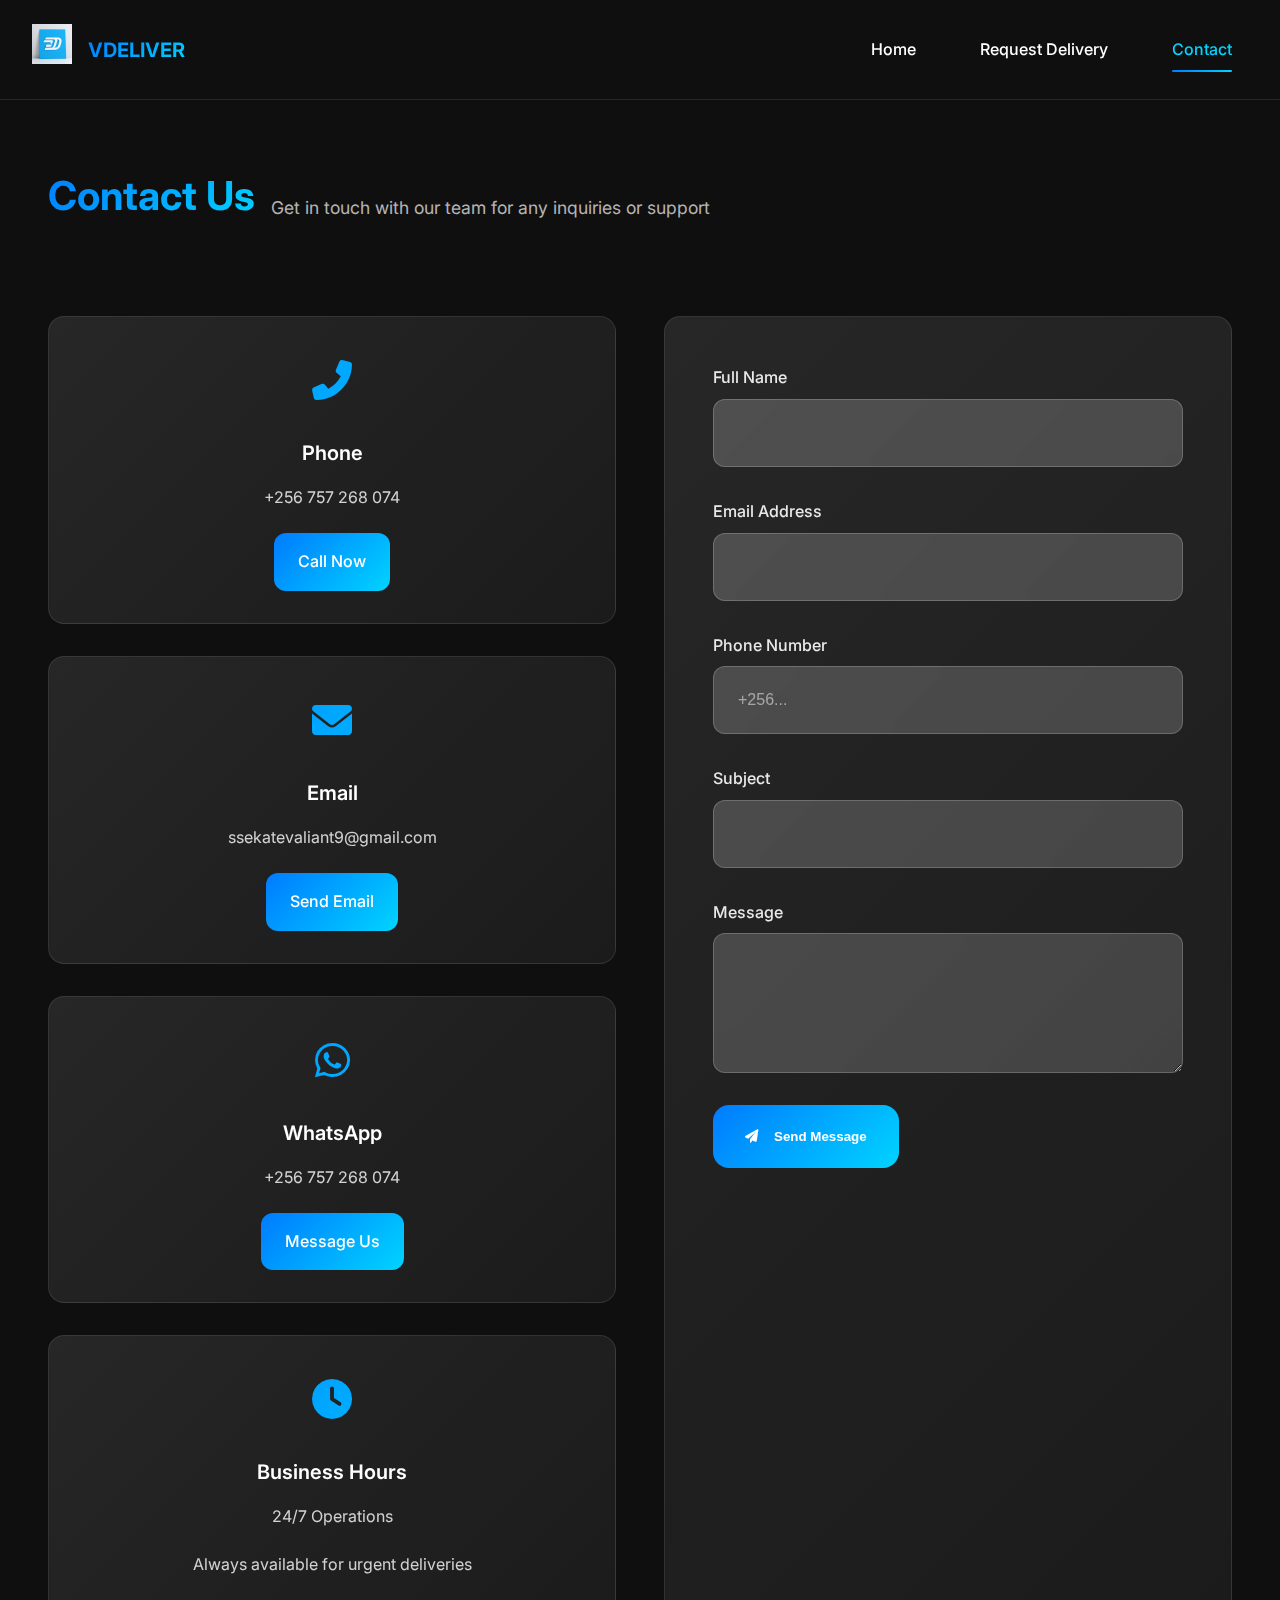
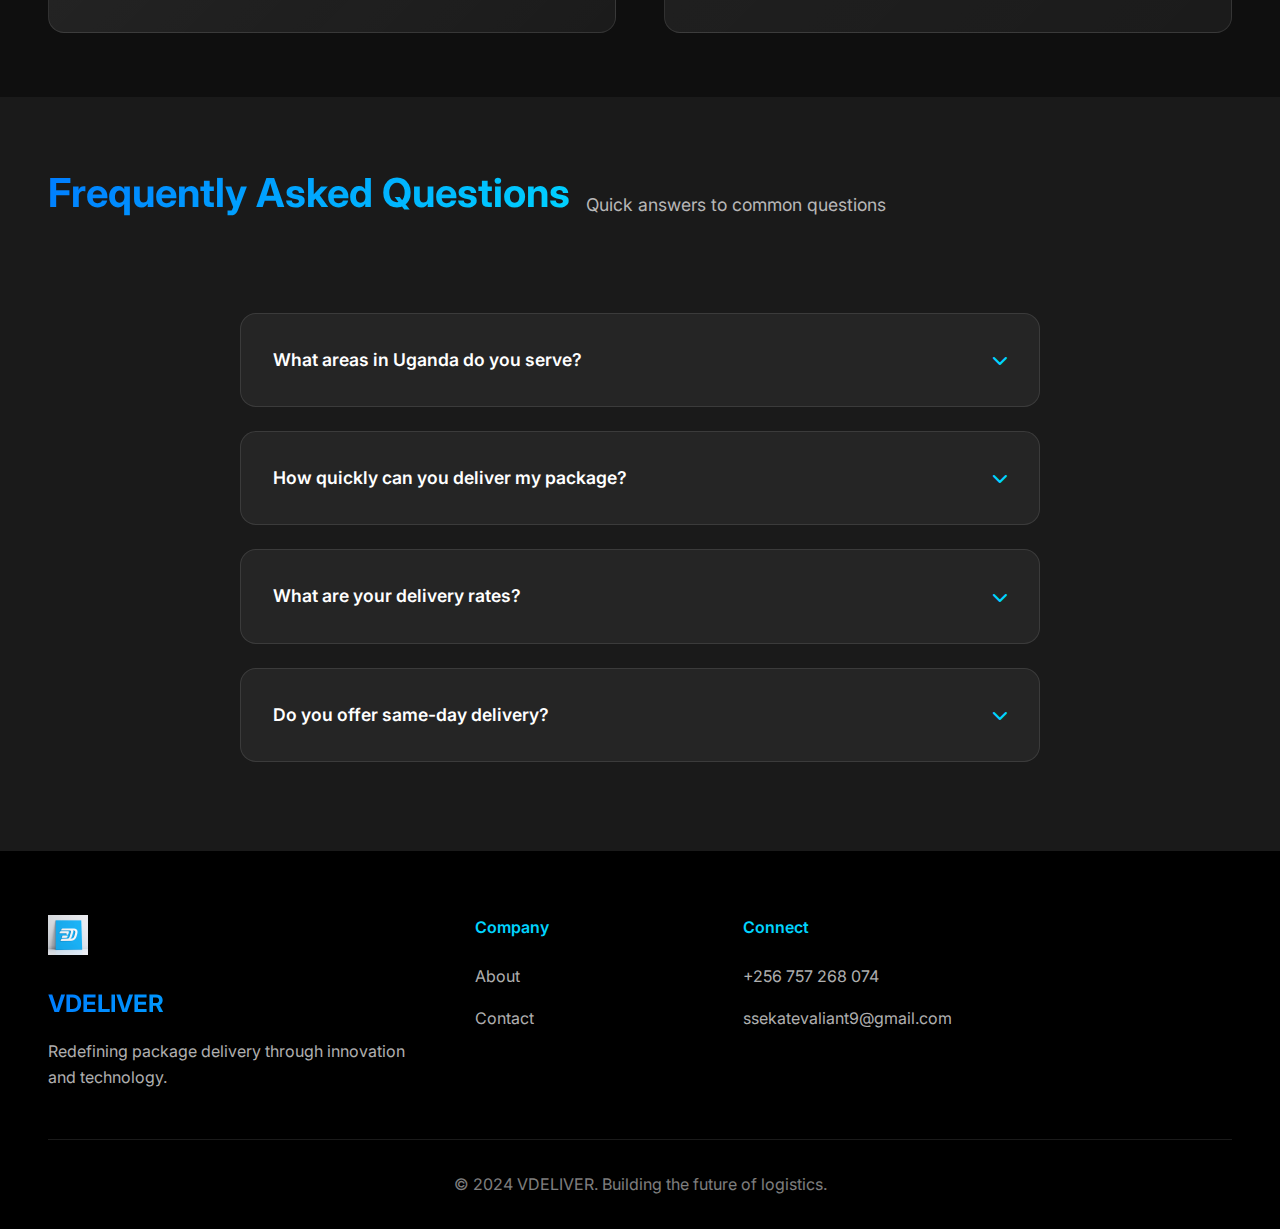
<file: contact.html>
<!DOCTYPE html>
<html lang="en">
<head>
    <meta charset="UTF-8">
    <meta name="viewport" content="width=device-width, initial-scale=1.0">
    <title>Contact Us | VDELIVER | Revolutionizing Package Delivery</title>
    <link rel="stylesheet" href="style.css">
    <link href="https://fonts.googleapis.com/css2?family=Inter:wght@300;400;500;600;700;800&display=swap" rel="stylesheet">
    <link rel="stylesheet" href="https://cdnjs.cloudflare.com/ajax/libs/font-awesome/6.0.0/css/all.min.css">
  
</head>
<body>
    <div class="app-container">
        <!-- Navigation -->
        <nav class="navbar">
            <div class="nav-brand">
                <div class="logo-icon">
                    <img src="logo.jpeg" alt="VDELIVER Logo" class="logo-image">
                </div>
                <span class="brand-text">VDELIVER</span>
            </div>
            <div class="nav-links">
                <a href="home.html" class="nav-link">Home</a>
                <a href="index.html" class="nav-link">Request Delivery</a>
                <a href="#contact" class="nav-link active">Contact</a>
            </div>
        </nav>

        <!-- Contact Section -->
        <section class="contact-section">
            <div class="section-header">
                <h2>Contact Us</h2>
                <p>Get in touch with our team for any inquiries or support</p>
            </div>
            
            <div class="contact-container">
                <div class="contact-info">
                    <div class="contact-card">
                        <div class="contact-icon">
                            <i class="fas fa-phone-alt"></i>
                        </div>
                        <h3>Phone</h3>
                        <p>+256 757 268 074</p>
                        <a href="tel:+256757268074" class="contact-link">Call Now</a>
                    </div>
                    
                    <div class="contact-card">
                        <div class="contact-icon">
                            <i class="fas fa-envelope"></i>
                        </div>
                        <h3>Email</h3>
                        <p>ssekatevaliant9@gmail.com</p>
                        <a href="mailto:ssekatevaliant9@gmail.com" class="contact-link">Send Email</a>
                    </div>
                    
                    <div class="contact-card">
                        <div class="contact-icon">
                            <i class="fab fa-whatsapp"></i>
                        </div>
                        <h3>WhatsApp</h3>
                        <p>+256 757 268 074</p>
                        <a href="https://wa.me/256757268074" target="_blank" class="contact-link">Message Us</a>
                    </div>
                    
                    <div class="contact-card">
                        <div class="contact-icon">
                            <i class="fas fa-clock"></i>
                        </div>
                        <h3>Business Hours</h3>
                        <p>24/7 Operations</p>
                        <p>Always available for urgent deliveries</p>
                    </div>
                </div>
                
                <div class="contact-form-container">
                    <form class="contact-form" id="contactForm">
                        <div class="form-group">
                            <label for="name">Full Name</label>
                            <input type="text" id="name" name="name" class="modern-input" required>
                        </div>
                        
                        <div class="form-group">
                            <label for="email">Email Address</label>
                            <input type="email" id="email" name="email" class="modern-input" required>
                        </div>
                        
                        <div class="form-group">
                            <label for="phone">Phone Number</label>
                            <input type="tel" id="phone" name="phone" class="modern-input" placeholder="+256..." required>
                        </div>
                        
                        <div class="form-group">
                            <label for="subject">Subject</label>
                            <input type="text" id="subject" name="subject" class="modern-input" required>
                        </div>
                        
                        <div class="form-group full-width">
                            <label for="message">Message</label>
                            <textarea id="message" name="message" class="modern-textarea" rows="5" required></textarea>
                        </div>
                        
                        <button type="submit" class="cta-button primary full-width">
                            <i class="fas fa-paper-plane"></i>
                            Send Message
                        </button>
                    </form>
                </div>
            </div>
        </section>

        <!-- FAQ Section -->
        <section class="faq-section">
            <div class="section-header">
                <h2>Frequently Asked Questions</h2>
                <p>Quick answers to common questions</p>
            </div>
            
            <div class="faq-container">
                <div class="faq-item">
                    <div class="faq-question">
                        <h3>What areas in Uganda do you serve?</h3>
                        <i class="fas fa-chevron-down"></i>
                    </div>
                    <div class="faq-answer">
                        <p>We currently serve all major urban areas across Uganda including Kampala, Entebbe, Jinja, Mbarara, Gulu, and more. Our services are continuously expanding to cover more regions.</p>
                    </div>
                </div>
                
                <div class="faq-item">
                    <div class="faq-question">
                        <h3>How quickly can you deliver my package?</h3>
                        <i class="fas fa-chevron-down"></i>
                    </div>
                    <div class="faq-answer">
                        <p>Our average delivery time is under 60 minutes within the same urban area. Delivery times may vary based on distance, traffic conditions, and package specifications.</p>
                    </div>
                </div>
                
                <div class="faq-item">
                    <div class="faq-question">
                        <h3>What are your delivery rates?</h3>
                        <i class="fas fa-chevron-down"></i>
                    </div>
                    <div class="faq-answer">
                        <p>We offer competitive pricing starting from 500 UGX base fee plus distance-based charges. Motorcycle delivery is 1,500 UGX per km, while car delivery is 4000 UGX per km.</p>
                    </div>
                </div>
                
                <div class="faq-item">
                    <div class="faq-question">
                        <h3>Do you offer same-day delivery?</h3>
                        <i class="fas fa-chevron-down"></i>
                    </div>
                    <div class="faq-answer">
                        <p>Yes! We specialize in same-day and express delivery services. Most deliveries within urban areas are completed within hours of request.</p>
                    </div>
                </div>
            </div>
        </section>

        <!-- Footer -->
        <footer class="footer">
            <div class="footer-content">
                <div class="footer-brand">
                    <div class="logo-icon">
                        <img src="logo.jpeg" alt="VDELIVER Logo" class="logo-image">
                    </div>
                    <span class="brand-text">VDELIVER</span>
                    <p>Redefining package delivery through innovation and technology.</p>
                </div>
                <div class="footer-links">
                  
                    <div class="footer-section">
                        <h4>Company</h4>
                        <a href="home.html">About</a>
                       
                        <a href="contact.html">Contact</a>
                    </div>
                    <div class="footer-section">
                        <h4>Connect</h4>
                        <a href="tel:+256757268074">+256 757 268 074</a>
                        <a href="mailto:ssekatevaliant9@gmail.com">ssekatevaliant9@gmail.com</a>
                    </div>
                </div>
            </div>
            <div class="footer-bottom">
                <p>&copy; 2024 VDELIVER. Building the future of logistics.</p>
            </div>
        </footer>
    </div>

    <script>
        // FAQ functionality
        document.querySelectorAll('.faq-question').forEach(question => {
            question.addEventListener('click', () => {
                const answer = question.nextElementSibling;
                const icon = question.querySelector('i');
                
                // Toggle current question
                answer.classList.toggle('active');
                icon.classList.toggle('fa-chevron-down');
                icon.classList.toggle('fa-chevron-up');
                
                // Close other open FAQs
                document.querySelectorAll('.faq-item').forEach(item => {
                    if (item !== question.parentElement) {
                        const otherAnswer = item.querySelector('.faq-answer');
                        const otherIcon = item.querySelector('.faq-question i');
                        otherAnswer.classList.remove('active');
                        otherIcon.classList.remove('fa-chevron-up');
                        otherIcon.classList.add('fa-chevron-down');
                    }
                });
            });
        });

        // Contact form submission
        document.getElementById('contactForm').addEventListener('submit', function(e) {
            e.preventDefault();
            
            // Get form data
            const formData = new FormData(this);
            const name = formData.get('name');
            const email = formData.get('email');
            const phone = formData.get('phone');
            const subject = formData.get('subject');
            const message = formData.get('message');
            
            // Create WhatsApp message
            const whatsappMessage = `
📞 *CONTACT REQUEST - VDELIVER*

*Personal Details*
👤 Name: ${name}
📧 Email: ${email}
📱 Phone: ${phone}

*Message Details*
📋 Subject: ${subject}
💬 Message: ${message}

---
Sent via VDELIVER Contact Form
            `.trim();
            
            // Open WhatsApp with pre-filled message
            const whatsappUrl = `https://wa.me/256757268074?text=${encodeURIComponent(whatsappMessage)}`;
            window.open(whatsappUrl, '_blank');
            
            // Reset form
            this.reset();
            
            // Show success message
            alert('Thank you for your message! We\'ve opened WhatsApp for you to send your inquiry directly to our team.');
        });
    </script>
</body>
</html>
</file>
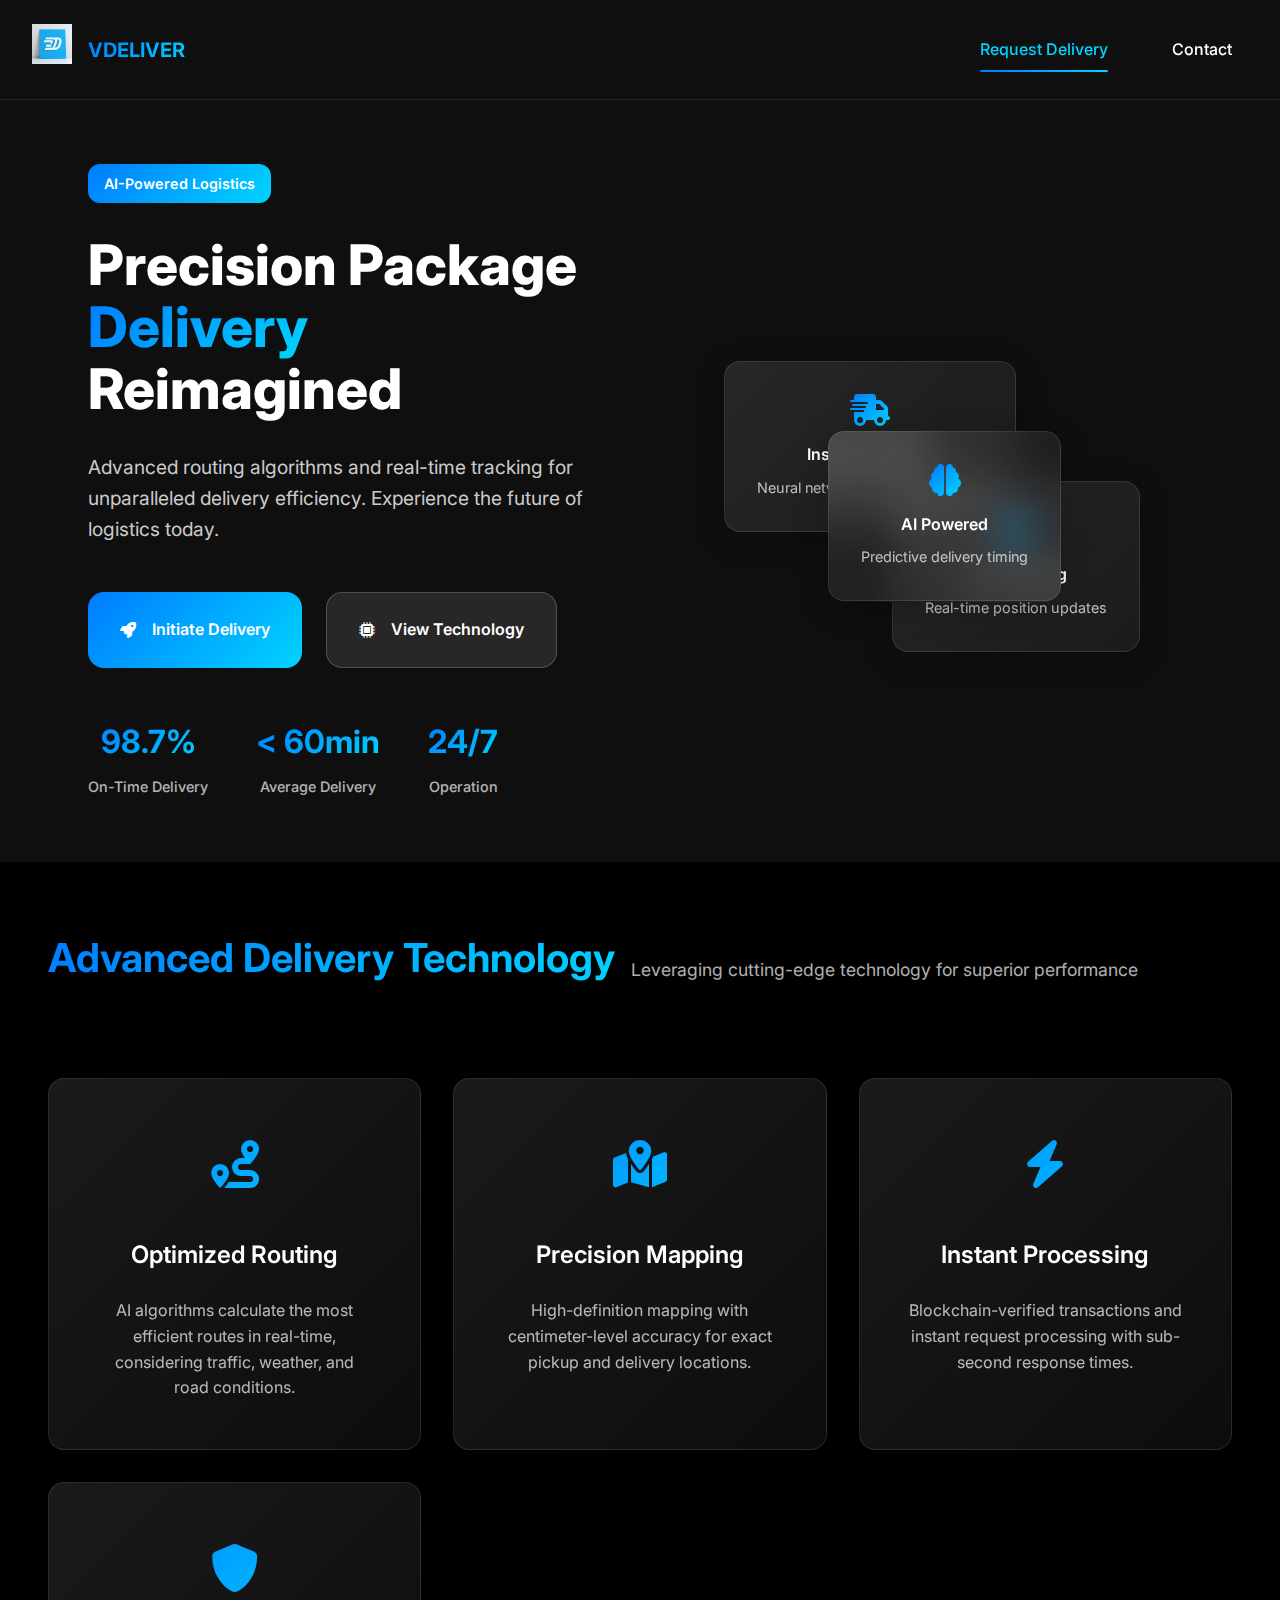
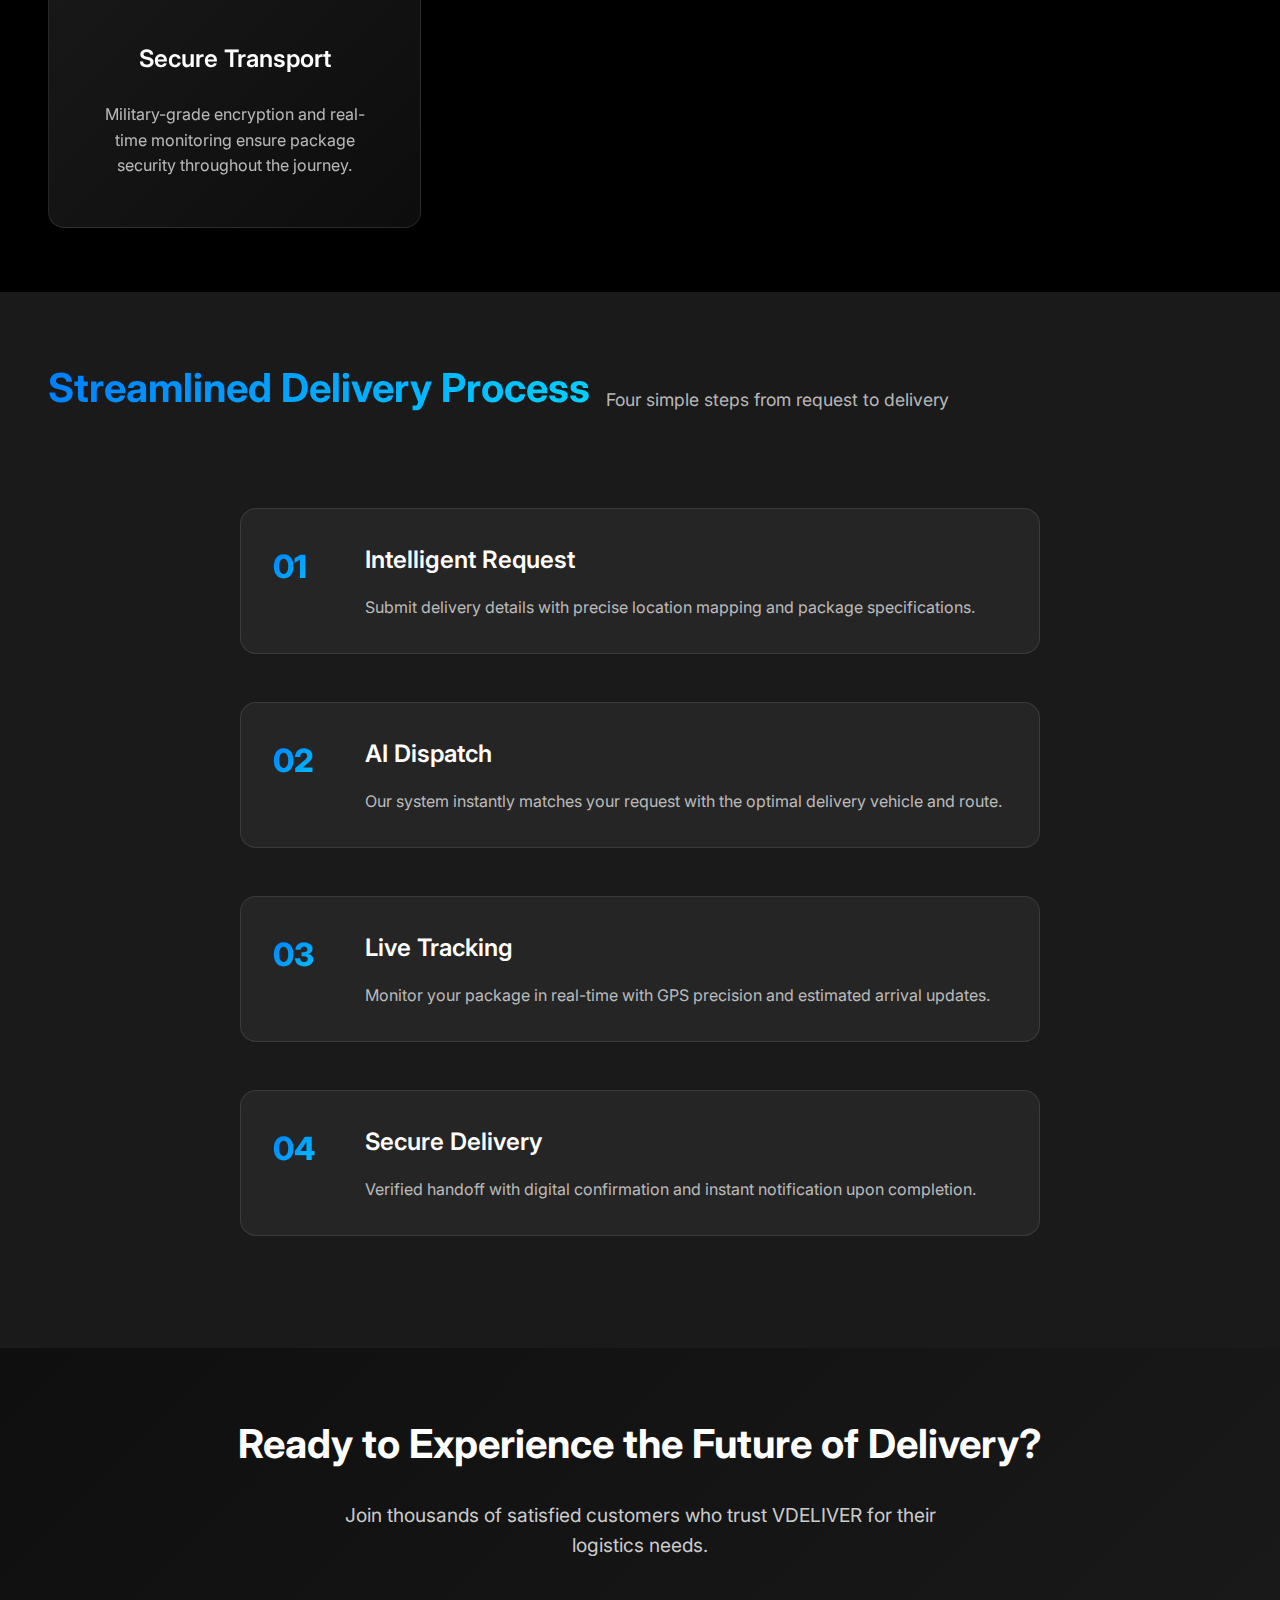
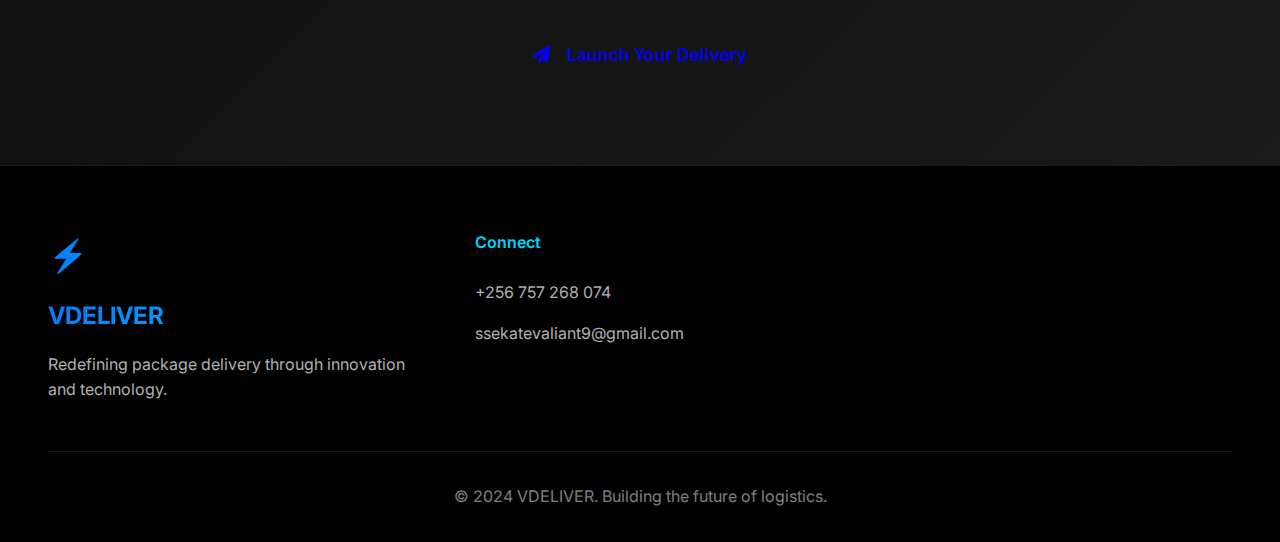
<file: home.html>
<!DOCTYPE html>
<html lang="en">
<head>
    <meta charset="UTF-8">
    <meta name="viewport" content="width=device-width, initial-scale=1.0">
    <title>VDELIVER | Revolutionizing Package Delivery</title>
    <link rel="stylesheet" href="style.css">
    <link href="https://fonts.googleapis.com/css2?family=Inter:wght@300;400;500;600;700;800&display=swap" rel="stylesheet">
    <link rel="stylesheet" href="https://cdnjs.cloudflare.com/ajax/libs/font-awesome/6.0.0/css/all.min.css">

</head>

<body>
    <div class="app-container">
        <!-- Navigation -->
       
<nav class="navbar">
    <div class="nav-brand">
        <div class="logo-icon">
            <img src="logo.jpeg" alt="VDELIVER Logo" class="logo-image">
        </div>
        <span class="brand-text">VDELIVER</span>
    </div>
    <div class="nav-links">
        <a href="index.html" class="nav-link active">Request Delivery</a>
      
        <a href="contact.html" class="nav-link">Contact</a>
    </div>
</nav>

        <!-- Hero Section -->
        <section class="hero-section">
            <div class="hero-content">
                <div class="hero-badge">
                    <span>AI-Powered Logistics</span>
                </div>
                <h1 class="hero-title">
                    Precision Package
                    <span class="gradient-text">Delivery</span>
                    Reimagined
                </h1>
                <p class="hero-description">
                    Advanced routing algorithms and real-time tracking for unparalleled delivery efficiency. 
                    Experience the future of logistics today.
                </p>
                <div class="hero-actions">
                    <a href="index.html" class="cta-button primary">
                        <i class="fas fa-rocket"></i>
                        Initiate Delivery
                    </a>
                    <a href="#technology" class="cta-button secondary">
                        <i class="fas fa-microchip"></i>
                        View Technology
                    </a>
                </div>
                <div class="hero-stats">
                    <div class="stat">
                        <div class="stat-number">98.7%</div>
                        <div class="stat-label">On-Time Delivery</div>
                    </div>
                    <div class="stat">
                        <div class="stat-number">< 60min</div>
                        <div class="stat-label">Average Delivery</div>
                    </div>
                    <div class="stat">
                        <div class="stat-number">24/7</div>
                        <div class="stat-label">Operation</div>
                    </div>
                </div>
            </div>
            <div class="hero-visual">
                <div class="floating-card delivery-card">
                    <i class="fas fa-shipping-fast"></i>
                    <h4>Instant Dispatch</h4>
                    <p>Neural network optimized routing</p>
                </div>
                <div class="floating-card tracking-card">
                    <i class="fas fa-satellite"></i>
                    <h4>Live Tracking</h4>
                    <p>Real-time position updates</p>
                </div>
                <div class="floating-card ai-card">
                    <i class="fas fa-brain"></i>
                    <h4>AI Powered</h4>
                    <p>Predictive delivery timing</p>
                </div>
            </div>
        </section>

        <!-- Technology Section -->
        <section id="technology" class="technology-section">
            <div class="section-header">
                <h2>Advanced Delivery Technology</h2>
                <p>Leveraging cutting-edge technology for superior performance</p>
            </div>
            <div class="tech-grid">
                <div class="tech-card">
                    <div class="tech-icon">
                        <i class="fas fa-route"></i>
                    </div>
                    <h3>Optimized Routing</h3>
                    <p>AI algorithms calculate the most efficient routes in real-time, considering traffic, weather, and road conditions.</p>
                </div>
                <div class="tech-card">
                    <div class="tech-icon">
                        <i class="fas fa-map-marked-alt"></i>
                    </div>
                    <h3>Precision Mapping</h3>
                    <p>High-definition mapping with centimeter-level accuracy for exact pickup and delivery locations.</p>
                </div>
                <div class="tech-card">
                    <div class="tech-icon">
                        <i class="fas fa-bolt"></i>
                    </div>
                    <h3>Instant Processing</h3>
                    <p>Blockchain-verified transactions and instant request processing with sub-second response times.</p>
                </div>
                <div class="tech-card">
                    <div class="tech-icon">
                        <i class="fas fa-shield-alt"></i>
                    </div>
                    <h3>Secure Transport</h3>
                    <p>Military-grade encryption and real-time monitoring ensure package security throughout the journey.</p>
                </div>
            </div>
        </section>

        <!-- Process Section -->
        <section class="process-section">
            <div class="section-header">
                <h2>Streamlined Delivery Process</h2>
                <p>Four simple steps from request to delivery</p>
            </div>
            <div class="process-timeline">
                <div class="process-step">
                    <div class="step-number">01</div>
                    <div class="step-content">
                        <h3>Intelligent Request</h3>
                        <p>Submit delivery details with precise location mapping and package specifications.</p>
                    </div>
                </div>
                <div class="process-step">
                    <div class="step-number">02</div>
                    <div class="step-content">
                        <h3>AI Dispatch</h3>
                        <p>Our system instantly matches your request with the optimal delivery vehicle and route.</p>
                    </div>
                </div>
                <div class="process-step">
                    <div class="step-number">03</div>
                    <div class="step-content">
                        <h3>Live Tracking</h3>
                        <p>Monitor your package in real-time with GPS precision and estimated arrival updates.</p>
                    </div>
                </div>
                <div class="process-step">
                    <div class="step-number">04</div>
                    <div class="step-content">
                        <h3>Secure Delivery</h3>
                        <p>Verified handoff with digital confirmation and instant notification upon completion.</p>
                    </div>
                </div>
            </div>
        </section>

        <!-- CTA Section -->
        <section class="cta-section">
            <div class="cta-content">
                <h2>Ready to Experience the Future of Delivery?</h2>
                <p>Join thousands of satisfied customers who trust VDELIVER for their logistics needs.</p>
                <a href="index.html" class="cta-button large">
                    <i class="fas fa-paper-plane"></i>
                    Launch Your Delivery
                </a>
            </div>
        </section>

        <!-- Footer -->
        <footer class="footer">
            <div class="footer-content">
                <div class="footer-brand">
                    <div class="logo-icon">⚡</div>
                    <span class="brand-text">VDELIVER</span>
                    <p>Redefining package delivery through innovation and technology.</p>
                </div>
                <div class="footer-links">
                    
                    <div class="footer-section">
                        <h4>Connect</h4>
                        <a href="tel:+256757268074">+256 757 268 074</a>
                        <a href="mailto:ssekatevaliant9@gmail.com">ssekatevaliant9@gmail.com</a>
                    </div>
                </div>
            </div>
            <div class="footer-bottom">
                <p>&copy; 2024 VDELIVER. Building the future of logistics.</p>
            </div>
        </footer>
    </div>
</body>
</html>
</file>
<file: style.css>
* {
    margin: 0;
    padding: 0;
    box-sizing: border-box;
}

:root {
    /* Color Palette - SpaceX Inspired */
    --space-black: #000000;
    --space-dark: #0f0f0f;
    --space-gray: #1a1a1a;
    --space-light: #2d2d2d;
    --space-white: #ffffff;
    --space-blue: #007bff;
    --space-electric: #00d4ff;
    --space-purple: #6f42c1;
    --space-red: #dc3545;
    --space-green: #28a745;
    
    /* Gradients */
    --gradient-primary: linear-gradient(135deg, var(--space-blue) 0%, var(--space-electric) 100%);
    --gradient-secondary: linear-gradient(135deg, var(--space-purple) 0%, var(--space-blue) 100%);
    --gradient-dark: linear-gradient(135deg, var(--space-dark) 0%, var(--space-gray) 100%);
    --gradient-card: linear-gradient(135deg, rgba(255,255,255,0.1) 0%, rgba(255,255,255,0.05) 100%);
    
    /* Typography */
    --font-primary: 'Inter', -apple-system, BlinkMacSystemFont, 'Segoe UI', Roboto, sans-serif;
    
    /* Spacing */
    --space-xs: 0.5rem;
    --space-sm: 1rem;
    --space-md: 1.5rem;
    --space-lg: 2rem;
    --space-xl: 3rem;
    --space-xxl: 4rem;
    
    /* Border Radius */
    --radius-sm: 8px;
    --radius-md: 12px;
    --radius-lg: 16px;
    --radius-xl: 24px;
    
    /* Shadows */
    --shadow-sm: 0 2px 8px rgba(0, 0, 0, 0.1);
    --shadow-md: 0 8px 32px rgba(0, 0, 0, 0.2);
    --shadow-lg: 0 16px 48px rgba(0, 0, 0, 0.3);
    --shadow-glow: 0 0 20px rgba(0, 212, 255, 0.3);
    
    /* Transitions */
    --transition-fast: 0.2s ease;
    --transition-normal: 0.3s ease;
    --transition-slow: 0.5s ease;
}

body {
    font-family: var(--font-primary);
    background: var(--space-dark);
    color: var(--space-white);
    line-height: 1.6;
    overflow-x: hidden;
}

.app-container {
    min-height: 100vh;
    background: var(--space-dark);
}

/* Navigation */
.navbar {
    display: flex;
    justify-content: space-between;
    align-items: center;
    padding: var(--space-md) var(--space-lg);
    background: rgba(15, 15, 15, 0.8);
    backdrop-filter: blur(20px);
    border-bottom: 1px solid rgba(255, 255, 255, 0.1);
    position: sticky;
    top: 0;
    z-index: 1000;
}

.nav-brand {
    display: flex;
    align-items: center;
    gap: var(--space-sm);
}

.logo-icon {
    font-size: 1.5rem;
    background: var(--gradient-primary);
    -webkit-background-clip: text;
    -webkit-text-fill-color: transparent;
    background-clip: text;
}

.brand-text {
    font-size: 1.25rem;
    font-weight: 700;
    background: var(--gradient-primary);
    -webkit-background-clip: text;
    -webkit-text-fill-color: transparent;
    background-clip: text;
}

.nav-links {
    display: flex;
    gap: var(--space-lg);
}

.nav-link {
    color: var(--space-white);
    text-decoration: none;
    font-weight: 500;
    padding: var(--space-xs) var(--space-sm);
    border-radius: var(--radius-sm);
    transition: var(--transition-normal);
    position: relative;
}

.nav-link:hover,
.nav-link.active {
    color: var(--space-electric);
}

.nav-link.active::after {
    content: '';
    position: absolute;
    bottom: -2px;
    left: var(--space-sm);
    right: var(--space-sm);
    height: 2px;
    background: var(--gradient-primary);
    border-radius: 2px;
}

/* Main Content */
.main-content {
    max-width: 1200px;
    margin: 0 auto;
    padding: var(--space-xl);
}

.form-container {
    background: var(--space-gray);
    border-radius: var(--radius-xl);
    padding: var(--space-xl);
    border: 1px solid rgba(255, 255, 255, 0.1);
    box-shadow: var(--shadow-lg);
}

.form-header {
    text-align: center;
    margin-bottom: var(--space-xl);
}

.form-title {
    font-size: 2.5rem;
    font-weight: 700;
    margin-bottom: var(--space-sm);
    background: var(--gradient-primary);
    -webkit-background-clip: text;
    -webkit-text-fill-color: transparent;
    background-clip: text;
}

.form-subtitle {
    color: rgba(255, 255, 255, 0.7);
    font-size: 1.1rem;
}

/* Form Sections */
.form-section {
    background: rgba(255, 255, 255, 0.05);
    border-radius: var(--radius-lg);
    padding: var(--space-lg);
    margin-bottom: var(--space-lg);
    border: 1px solid rgba(255, 255, 255, 0.1);
    transition: var(--transition-normal);
}

.form-section:hover {
    border-color: rgba(0, 212, 255, 0.3);
    box-shadow: var(--shadow-glow);
}

.section-header {
    display: flex;
    align-items: center;
    gap: var(--space-sm);
    margin-bottom: var(--space-lg);
}

.section-header i {
    font-size: 1.5rem;
    background: var(--gradient-primary);
    -webkit-background-clip: text;
    -webkit-text-fill-color: transparent;
    background-clip: text;
}

.section-header h2 {
    font-size: 1.5rem;
    font-weight: 600;
}

.form-grid {
    display: grid;
    grid-template-columns: repeat(auto-fit, minmax(300px, 1fr));
    gap: var(--space-md);
}

.form-group {
    display: flex;
    flex-direction: column;
}

.form-group.full-width {
    grid-column: 1 / -1;
}

label {
    font-weight: 500;
    margin-bottom: var(--space-xs);
    color: rgba(255, 255, 255, 0.9);
}

.modern-input,
.modern-select,
.modern-textarea {
    background: rgba(255, 255, 255, 0.1);
    border: 1px solid rgba(255, 255, 255, 0.2);
    border-radius: var(--radius-md);
    padding: var(--space-md);
    color: var(--space-white);
    font-size: 1rem;
    transition: var(--transition-normal);
    backdrop-filter: blur(10px);
}

.modern-input:focus,
.modern-select:focus,
.modern-textarea:focus {
    outline: none;
    border-color: var(--space-electric);
    box-shadow: 0 0 0 3px rgba(0, 212, 255, 0.1);
    background: rgba(255, 255, 255, 0.15);
}

.modern-input::placeholder,
.modern-textarea::placeholder {
    color: rgba(255, 255, 255, 0.5);
}

.modern-select {
    appearance: none;
    background-image: url("data:image/svg+xml,%3Csvg xmlns='http://www.w3.org/2000/svg' fill='%2300d4ff' viewBox='0 0 24 24'%3E%3Cpath d='M7 10l5 5 5-5z'/%3E%3C/svg%3E");
    background-repeat: no-repeat;
    background-position: right var(--space-md) center;
    background-size: 20px;
}

.modern-textarea {
    resize: vertical;
    min-height: 120px;
}

/* Map Styles */
.location-section {
    margin-bottom: var(--space-lg);
}

.location-title {
    font-size: 1.25rem;
    font-weight: 600;
    margin-bottom: var(--space-md);
    color: var(--space-electric);
}

.map-section {
    margin-top: var(--space-md);
}

.map-header {
    display: flex;
    justify-content: space-between;
    align-items: center;
    margin-bottom: var(--space-sm);
    flex-wrap: wrap;
    gap: var(--space-sm);
    padding: var(--space-sm);
    background: rgba(255, 255, 255, 0.05);
    border-radius: var(--radius-md);
    border: 1px solid rgba(255, 255, 255, 0.1);
}

.map-header h4 {
    font-size: 1.1rem;
    font-weight: 600;
    margin: 0;
    color: var(--space-electric);
}

.map-instruction {
    color: rgba(255, 255, 255, 0.7);
    font-size: 0.9rem;
    flex: 1;
    text-align: center;
}

.map-controls-group {
    display: flex;
    gap: var(--space-sm);
    align-items: center;
}

.location-btn {
    background: rgba(255, 255, 255, 0.1);
    border: 1px solid rgba(255, 255, 255, 0.2);
    border-radius: var(--radius-md);
    padding: 8px 12px;
    color: var(--space-white);
    font-size: 0.9rem;
    cursor: pointer;
    transition: var(--transition-normal);
    display: flex;
    align-items: center;
    gap: var(--space-xs);
}

.location-btn:hover {
    background: rgba(255, 255, 255, 0.2);
    transform: translateY(-1px);
}

.map-help-btn {
    background: rgba(255, 255, 255, 0.1);
    border: 1px solid rgba(255, 255, 255, 0.2);
    border-radius: var(--radius-md);
    padding: 8px 12px;
    color: var(--space-white);
    font-size: 0.9rem;
    cursor: pointer;
    transition: var(--transition-normal);
    display: flex;
    align-items: center;
    gap: var(--space-xs);
}

.map-help-btn:hover {
    background: rgba(255, 255, 255, 0.2);
    transform: translateY(-1px);
}

.modern-map {
    height: 400px;
    background: rgba(0, 0, 0, 0.3);
    border-radius: var(--radius-md);
    border: 2px solid rgba(255, 255, 255, 0.2);
    overflow: hidden;
    position: relative;
    transition: var(--transition-normal);
}

.modern-map:hover {
    border-color: rgba(0, 212, 255, 0.4);
}

.map-placeholder {
    display: flex;
    flex-direction: column;
    align-items: center;
    justify-content: center;
    height: 100%;
    color: rgba(255, 255, 255, 0.5);
    text-align: center;
}

.map-placeholder i {
    font-size: 3rem;
    margin-bottom: var(--space-sm);
    opacity: 0.5;
}

.coordinates-display {
    display: grid;
    grid-template-columns: 1fr 1fr;
    gap: var(--space-sm);
    margin-top: var(--space-md);
}

.coordinate-group {
    display: flex;
    flex-direction: column;
    gap: var(--space-xs);
}

.coordinate-group label {
    font-size: 0.9rem;
    color: rgba(255, 255, 255, 0.7);
}

.coordinate-input {
    background: rgba(255, 255, 255, 0.1);
    border: 1px solid rgba(255, 255, 255, 0.2);
    border-radius: var(--radius-md);
    padding: var(--space-sm);
    color: var(--space-white);
    font-family: 'Monaco', 'Menlo', monospace;
    font-size: 0.9rem;
}

.location-link-container {
    margin-top: var(--space-md);
}

.link-display {
    display: flex;
    gap: var(--space-sm);
    margin-top: var(--space-xs);
}

.link-display input {
    flex: 1;
    background: rgba(255, 255, 255, 0.1);
    border: 1px solid rgba(255, 255, 255, 0.2);
    border-radius: var(--radius-md);
    padding: var(--space-md);
    color: var(--space-white);
    font-family: 'Monaco', 'Menlo', monospace;
    font-size: 0.9rem;
}

.copy-btn {
    background: var(--gradient-primary);
    border: none;
    border-radius: var(--radius-md);
    padding: var(--space-md);
    color: var(--space-white);
    cursor: pointer;
    transition: var(--transition-normal);
    min-width: 50px;
}

.copy-btn:hover {
    transform: translateY(-2px);
    box-shadow: var(--shadow-glow);
}

/* Checkbox Groups */
.checkbox-group {
    display: flex;
    align-items: center;
    gap: var(--space-sm);
    padding: var(--space-md);
    background: rgba(255, 255, 255, 0.05);
    border-radius: var(--radius-md);
    border: 1px solid rgba(255, 255, 255, 0.1);
    transition: var(--transition-normal);
}

.checkbox-group:hover {
    border-color: rgba(0, 212, 255, 0.3);
    background: rgba(255, 255, 255, 0.08);
}

.checkbox-group input {
    width: 18px;
    height: 18px;
    accent-color: var(--space-electric);
}

.checkbox-group label {
    display: flex;
    align-items: center;
    gap: var(--space-sm);
    margin: 0;
    cursor: pointer;
}

.checkbox-group i {
    color: var(--space-electric);
}

/* Submit Section */
.submit-section {
    text-align: center;
    margin-top: var(--space-xl);
}

.submit-btn {
    background: var(--gradient-primary);
    border: none;
    border-radius: var(--radius-lg);
    padding: var(--space-lg) var(--space-xl);
    color: var(--space-white);
    font-size: 1.1rem;
    font-weight: 600;
    cursor: pointer;
    transition: var(--transition-normal);
    position: relative;
    overflow: hidden;
    min-width: 300px;
}

.submit-btn:hover {
    transform: translateY(-3px);
    box-shadow: var(--shadow-glow);
}

.submit-btn:active {
    transform: translateY(-1px);
}

.btn-content {
    display: flex;
    align-items: center;
    justify-content: center;
    gap: var(--space-sm);
}

.btn-loading {
    display: flex;
    align-items: center;
    justify-content: center;
    gap: var(--space-sm);
}

.loading-spinner {
    width: 20px;
    height: 20px;
    border: 2px solid transparent;
    border-top: 2px solid var(--space-white);
    border-radius: 50%;
    animation: spin 1s linear infinite;
}

@keyframes spin {
    0% { transform: rotate(0deg); }
    100% { transform: rotate(360deg); }
}

/* Success Message */
.success-message {
    background: rgba(40, 167, 69, 0.1);
    border: 1px solid rgba(40, 167, 69, 0.3);
    border-radius: var(--radius-lg);
    padding: var(--space-xl);
    text-align: center;
    backdrop-filter: blur(10px);
}

.success-icon {
    font-size: 4rem;
    color: var(--space-green);
    margin-bottom: var(--space-md);
}

.success-message h3 {
    font-size: 1.5rem;
    font-weight: 600;
    margin-bottom: var(--space-sm);
}

.success-message p {
    color: rgba(255, 255, 255, 0.8);
    margin-bottom: var(--space-lg);
}

.success-actions {
    display: flex;
    gap: var(--space-md);
    justify-content: center;
    flex-wrap: wrap;
}

.action-btn {
    display: flex;
    align-items: center;
    gap: var(--space-sm);
    padding: var(--space-md) var(--space-lg);
    border: none;
    border-radius: var(--radius-md);
    font-weight: 500;
    cursor: pointer;
    transition: var(--transition-normal);
    text-decoration: none;
}

.whatsapp-action {
    background: #25D366;
    color: white;
}

.whatsapp-action:hover {
    background: #128C7E;
    transform: translateY(-2px);
}

.new-request {
    background: rgba(255, 255, 255, 0.1);
    color: var(--space-white);
    border: 1px solid rgba(255, 255, 255, 0.2);
}

.new-request:hover {
    background: rgba(255, 255, 255, 0.2);
    transform: translateY(-2px);
}

/* Hero Section (Homepage) */
.hero-section {
    display: grid;
    grid-template-columns: 1fr 1fr;
    gap: var(--space-xxl);
    align-items: center;
    padding: var(--space-xxl) var(--space-xl);
    max-width: 1200px;
    margin: 0 auto;
}

.hero-badge {
    display: inline-block;
    background: var(--gradient-primary);
    padding: var(--space-xs) var(--space-sm);
    border-radius: var(--radius-md);
    font-size: 0.9rem;
    font-weight: 600;
    margin-bottom: var(--space-lg);
}

.hero-title {
    font-size: 3.5rem;
    font-weight: 800;
    line-height: 1.1;
    margin-bottom: var(--space-lg);
}

.gradient-text {
    background: var(--gradient-primary);
    -webkit-background-clip: text;
    -webkit-text-fill-color: transparent;
    background-clip: text;
}

.hero-description {
    font-size: 1.2rem;
    color: rgba(255, 255, 255, 0.8);
    margin-bottom: var(--space-xl);
    line-height: 1.6;
}

.hero-actions {
    display: flex;
    gap: var(--space-md);
    margin-bottom: var(--space-xl);
}

.cta-button {
    display: inline-flex;
    align-items: center;
    gap: var(--space-sm);
    padding: var(--space-md) var(--space-lg);
    border-radius: var(--radius-lg);
    font-weight: 600;
    text-decoration: none;
    transition: var(--transition-normal);
    border: none;
    cursor: pointer;
}

.cta-button.primary {
    background: var(--gradient-primary);
    color: var(--space-white);
}

.cta-button.primary:hover {
    transform: translateY(-3px);
    box-shadow: var(--shadow-glow);
}

.cta-button.secondary {
    background: rgba(255, 255, 255, 0.1);
    color: var(--space-white);
    border: 1px solid rgba(255, 255, 255, 0.2);
}

.cta-button.secondary:hover {
    background: rgba(255, 255, 255, 0.2);
    transform: translateY(-3px);
}

.cta-button.large {
    padding: var(--space-lg) var(--space-xl);
    font-size: 1.1rem;
}

.hero-stats {
    display: flex;
    gap: var(--space-xl);
}

.stat {
    text-align: center;
}

.stat-number {
    font-size: 2rem;
    font-weight: 700;
    background: var(--gradient-primary);
    -webkit-background-clip: text;
    -webkit-text-fill-color: transparent;
    background-clip: text;
    margin-bottom: var(--space-xs);
}

.stat-label {
    color: rgba(255, 255, 255, 0.7);
    font-size: 0.9rem;
}

.hero-visual {
    position: relative;
    height: 400px;
}

.floating-card {
    position: absolute;
    background: var(--gradient-card);
    backdrop-filter: blur(20px);
    border: 1px solid rgba(255, 255, 255, 0.1);
    border-radius: var(--radius-lg);
    padding: var(--space-lg);
    text-align: center;
    box-shadow: var(--shadow-md);
    transition: var(--transition-normal);
}

.floating-card:hover {
    transform: translateY(-10px);
    box-shadow: var(--shadow-glow);
}

.delivery-card {
    top: 20%;
    left: 10%;
    animation: float 3s ease-in-out infinite;
}

.tracking-card {
    top: 50%;
    right: 10%;
    animation: float 3s ease-in-out infinite 1s;
}

.ai-card {
    bottom: 20%;
    left: 30%;
    animation: float 3s ease-in-out infinite 2s;
}

.floating-card i {
    font-size: 2rem;
    margin-bottom: var(--space-sm);
    background: var(--gradient-primary);
    -webkit-background-clip: text;
    -webkit-text-fill-color: transparent;
    background-clip: text;
}

.floating-card h4 {
    margin-bottom: var(--space-xs);
    font-weight: 600;
}

.floating-card p {
    color: rgba(255, 255, 255, 0.7);
    font-size: 0.9rem;
}

@keyframes float {
    0%, 100% { transform: translateY(0); }
    50% { transform: translateY(-20px); }
}

/* Technology Section */
.technology-section {
    padding: var(--space-xxl) var(--space-xl);
    background: var(--space-black);
}

.section-header {
    text-align: center;
    margin-bottom: var(--space-xxl);
}

.section-header h2 {
    font-size: 2.5rem;
    font-weight: 700;
    margin-bottom: var(--space-md);
    background: var(--gradient-primary);
    -webkit-background-clip: text;
    -webkit-text-fill-color: transparent;
    background-clip: text;
}

.section-header p {
    font-size: 1.1rem;
    color: rgba(255, 255, 255, 0.7);
}

.tech-grid {
    display: grid;
    grid-template-columns: repeat(auto-fit, minmax(280px, 1fr));
    gap: var(--space-lg);
    max-width: 1200px;
    margin: 0 auto;
}

.tech-card {
    background: var(--gradient-card);
    backdrop-filter: blur(20px);
    border: 1px solid rgba(255, 255, 255, 0.1);
    border-radius: var(--radius-lg);
    padding: var(--space-xl);
    text-align: center;
    transition: var(--transition-normal);
}

.tech-card:hover {
    transform: translateY(-10px);
    border-color: rgba(0, 212, 255, 0.3);
    box-shadow: var(--shadow-glow);
}

.tech-icon {
    font-size: 3rem;
    margin-bottom: var(--space-lg);
    background: var(--gradient-primary);
    -webkit-background-clip: text;
    -webkit-text-fill-color: transparent;
    background-clip: text;
}

.tech-card h3 {
    font-size: 1.5rem;
    font-weight: 600;
    margin-bottom: var(--space-md);
}

.tech-card p {
    color: rgba(255, 255, 255, 0.7);
    line-height: 1.6;
}

/* Process Section */
.process-section {
    padding: var(--space-xxl) var(--space-xl);
    background: var(--space-gray);
}

.process-timeline {
    max-width: 800px;
    margin: 0 auto;
}

.process-step {
    display: flex;
    align-items: flex-start;
    gap: var(--space-lg);
    margin-bottom: var(--space-xl);
    padding: var(--space-lg);
    background: rgba(255, 255, 255, 0.05);
    border-radius: var(--radius-lg);
    border: 1px solid rgba(255, 255, 255, 0.1);
    transition: var(--transition-normal);
}

.process-step:hover {
    border-color: rgba(0, 212, 255, 0.3);
    transform: translateX(10px);
}

.step-number {
    font-size: 2rem;
    font-weight: 800;
    background: var(--gradient-primary);
    -webkit-background-clip: text;
    -webkit-text-fill-color: transparent;
    background-clip: text;
    min-width: 60px;
}

.step-content h3 {
    font-size: 1.5rem;
    font-weight: 600;
    margin-bottom: var(--space-sm);
}

.step-content p {
    color: rgba(255, 255, 255, 0.7);
    line-height: 1.6;
}

/* CTA Section */
.cta-section {
    padding: var(--space-xxl) var(--space-xl);
    background: var(--gradient-dark);
    text-align: center;
}

.cta-content h2 {
    font-size: 2.5rem;
    font-weight: 700;
    margin-bottom: var(--space-md);
}

.cta-content p {
    font-size: 1.2rem;
    color: rgba(255, 255, 255, 0.8);
    margin-bottom: var(--space-xl);
    max-width: 600px;
    margin-left: auto;
    margin-right: auto;
}

/* Footer */
.footer {
    background: var(--space-black);
    border-top: 1px solid rgba(255, 255, 255, 0.1);
    padding: var(--space-xxl) var(--space-xl) var(--space-lg);
}

.footer-content {
    display: grid;
    grid-template-columns: 1fr 2fr;
    gap: var(--space-xl);
    max-width: 1200px;
    margin: 0 auto;
    margin-bottom: var(--space-xl);
}

.footer-brand {
    display: flex;
    flex-direction: column;
    gap: var(--space-sm);
}

.footer-brand .logo-icon {
    font-size: 2rem;
}

.footer-brand .brand-text {
    font-size: 1.5rem;
}

.footer-brand p {
    color: rgba(255, 255, 255, 0.7);
    line-height: 1.6;
}

.footer-links {
    display: grid;
    grid-template-columns: repeat(3, 1fr);
    gap: var(--space-xl);
}

.footer-section h4 {
    font-weight: 600;
    margin-bottom: var(--space-md);
    color: var(--space-electric);
}

.footer-section a {
    display: block;
    color: rgba(255, 255, 255, 0.7);
    text-decoration: none;
    margin-bottom: var(--space-sm);
    transition: var(--transition-normal);
}

.footer-section a:hover {
    color: var(--space-electric);
}

.footer-bottom {
    text-align: center;
    padding-top: var(--space-lg);
    border-top: 1px solid rgba(255, 255, 255, 0.1);
    color: rgba(255, 255, 255, 0.5);
}

/* Route Section */
.route-section {
    background: rgba(0, 212, 255, 0.05);
    border: 1px solid rgba(0, 212, 255, 0.2);
    border-radius: var(--radius-lg);
    padding: var(--space-lg);
    margin-top: var(--space-lg);
}

.route-info {
    display: flex;
    justify-content: space-between;
    align-items: center;
    gap: var(--space-lg);
    flex-wrap: wrap;
}

.route-stats {
    display: flex;
    gap: var(--space-xl);
    flex: 1;
}

.route-stat {
    text-align: center;
    display: flex;
    flex-direction: column;
    align-items: center;
    gap: var(--space-xs);
}

.route-stat i {
    font-size: 1.5rem;
    color: var(--space-electric);
    margin-bottom: var(--space-xs);
}

.stat-value {
    font-size: 1.3rem;
    font-weight: 700;
    color: var(--space-electric);
}

.stat-label {
    font-size: 0.9rem;
    color: rgba(255, 255, 255, 0.7);
    font-weight: 500;
}

.route-actions {
    display: flex;
    gap: var(--space-md);
}

.route-btn {
    background: var(--gradient-primary);
    border: none;
    border-radius: var(--radius-md);
    padding: var(--space-sm) var(--space-md);
    color: var(--space-white);
    font-weight: 500;
    cursor: pointer;
    transition: var(--transition-normal);
    display: flex;
    align-items: center;
    gap: var(--space-xs);
    white-space: nowrap;
}

.route-btn:hover {
    transform: translateY(-2px);
    box-shadow: var(--shadow-glow);
}

.route-btn.secondary {
    background: rgba(255, 255, 255, 0.1);
    border: 1px solid rgba(255, 255, 255, 0.2);
}

.route-btn.secondary:hover {
    background: rgba(255, 255, 255, 0.2);
}

/* Map Loading */
.map-loading {
    display: flex;
    flex-direction: column;
    align-items: center;
    justify-content: center;
    height: 100%;
    color: rgba(255, 255, 255, 0.7);
    gap: var(--space-sm);
}

.map-loading i {
    font-size: 2rem;
}

/* Map Feedback */
.map-feedback {
    padding: 8px 12px;
    background: var(--space-electric);
    color: white;
    border-radius: var(--radius-sm);
    font-weight: 500;
    font-size: 0.9rem;
}

/* Optional Section Styles */
.optional-section {
    margin-top: 15px;
}

.optional-toggle { 
    background: rgba(255,255,255,0.05); 
    border: 1px solid rgba(255,255,255,0.1); 
    border-radius: 8px; 
    padding: 10px 15px; 
    cursor: pointer; 
    display: flex; 
    align-items: center; 
    gap: 10px;
    transition: all 0.3s ease;
}

.optional-toggle:hover { 
    background: rgba(255,255,255,0.08); 
}

.optional-content { 
    margin-top: 15px; 
    padding: 15px; 
    background: rgba(255,255,255,0.03); 
    border-radius: 8px; 
    border: 1px solid rgba(255,255,255,0.05);
}

/* Enhanced Map Container */
.map-container {
    position: relative;
    margin-bottom: var(--space-md);
}

/* Map Overlay Controls */
.map-overlay-controls {
    position: absolute;
    top: 10px;
    right: 10px;
    z-index: 1000;
    display: flex;
    flex-direction: column;
    gap: 8px;
}

.zoom-controls {
    display: flex;
    flex-direction: column;
    background: var(--space-gray);
    border-radius: var(--radius-md);
    border: 1px solid rgba(255, 255, 255, 0.2);
    overflow: hidden;
    box-shadow: var(--shadow-md);
}

.zoom-btn {
    background: rgba(255, 255, 255, 0.1);
    border: none;
    color: var(--space-white);
    padding: 12px 15px;
    cursor: pointer;
    transition: var(--transition-normal);
    display: flex;
    align-items: center;
    justify-content: center;
    min-width: 45px;
}

.zoom-btn:hover {
    background: rgba(0, 212, 255, 0.2);
    color: var(--space-electric);
}

.zoom-btn:first-child {
    border-bottom: 1px solid rgba(255, 255, 255, 0.1);
}

.map-actions {
    display: flex;
    flex-direction: column;
    gap: 8px;
}

.action-btn {
    background: rgba(255, 255, 255, 0.1);
    border: 1px solid rgba(255, 255, 255, 0.2);
    border-radius: var(--radius-md);
    color: var(--space-white);
    padding: 12px;
    cursor: pointer;
    transition: var(--transition-normal);
    display: flex;
    align-items: center;
    justify-content: center;
    min-width: 45px;
    box-shadow: var(--shadow-md);
}

.action-btn:hover {
    background: rgba(0, 212, 255, 0.2);
    color: var(--space-electric);
    transform: translateY(-1px);
}

/* Map Tutorial */
.map-tutorial {
    display: grid;
    grid-template-columns: repeat(auto-fit, minmax(200px, 1fr));
    gap: var(--space-sm);
    margin-top: var(--space-md);
    padding: var(--space-md);
    background: rgba(255, 255, 255, 0.05);
    border-radius: var(--radius-md);
    border: 1px solid rgba(255, 255, 255, 0.1);
}

.tutorial-item {
    display: flex;
    align-items: center;
    gap: var(--space-sm);
    color: rgba(255, 255, 255, 0.8);
    font-size: 0.9rem;
}

.tutorial-item i {
    color: var(--space-electric);
    font-size: 1rem;
    min-width: 20px;
}

/* Enhanced Leaflet Styles */
.leaflet-container {
    background: #1a1a1a;
    font-family: var(--font-primary);
    border-radius: var(--radius-md);
    border: 1px solid rgba(255, 255, 255, 0.2);
}

.leaflet-popup-content {
    font-family: var(--font-primary);
    color: var(--space-dark);
}

.leaflet-popup-content-wrapper {
    background: var(--space-white);
    border-radius: var(--radius-md);
    box-shadow: var(--shadow-lg);
}

.leaflet-control-zoom a {
    background: var(--space-gray) !important;
    border: 1px solid rgba(255, 255, 255, 0.2) !important;
    color: var(--space-white) !important;
    transition: var(--transition-normal);
}

.leaflet-control-zoom a:hover {
    background: var(--space-light) !important;
    border-color: var(--space-electric) !important;
}

.leaflet-control-attribution {
    background: rgba(0, 0, 0, 0.7) !important;
    color: rgba(255, 255, 255, 0.7) !important;
    font-size: 0.8rem !important;
}

.leaflet-control-attribution a {
    color: var(--space-electric) !important;
}

.leaflet-control-geocoder {
    background: var(--space-gray) !important;
    border: 1px solid rgba(255, 255, 255, 0.2) !important;
    border-radius: var(--radius-md) !important;
}

.leaflet-control-geocoder-form input {
    background: rgba(255, 255, 255, 0.1) !important;
    color: var(--space-white) !important;
    border: 1px solid rgba(255, 255, 255, 0.2) !important;
}

.leaflet-control-geocoder-form input::placeholder {
    color: rgba(255, 255, 255, 0.5) !important;
}

.leaflet-control-geocoder-alternatives {
    background: var(--space-gray) !important;
    border: 1px solid rgba(255, 255, 255, 0.2) !important;
}

.leaflet-control-geocoder-alternatives a {
    color: var(--space-white) !important;
    border-bottom: 1px solid rgba(255, 255, 255, 0.1) !important;
}

.leaflet-control-geocoder-alternatives a:hover {
    background: var(--space-light) !important;
}

/* Enhanced Custom Marker Styles */
.custom-marker {
    position: relative;
    filter: drop-shadow(0 2px 8px rgba(0, 0, 0, 0.3));
}

.marker-icon {
    width: 40px;
    height: 40px;
    border-radius: 50%;
    display: flex;
    align-items: center;
    justify-content: center;
    border: 3px solid white;
    box-shadow: 0 2px 8px rgba(0, 0, 0, 0.3);
    position: relative;
    z-index: 2;
}

.pickup-marker .marker-icon {
    background: var(--space-electric);
    animation: pulse-blue 2s infinite;
}

.delivery-marker .marker-icon {
    background: var(--space-green);
    animation: pulse-green 2s infinite;
}

.marker-icon i {
    color: white;
    font-size: 16px;
}

.marker-pulse {
    position: absolute;
    width: 60px;
    height: 60px;
    border-radius: 50%;
    left: 50%;
    top: 50%;
    margin: -30px 0 0 -30px;
    z-index: 1;
}

.pickup-pulse::before {
    content: '';
    position: absolute;
    width: 100%;
    height: 100%;
    border-radius: 50%;
    background: var(--space-electric);
    animation: ripple 2s linear infinite;
    opacity: 0.3;
}

.delivery-pulse::before {
    content: '';
    position: absolute;
    width: 100%;
    height: 100%;
    border-radius: 50%;
    background: var(--space-green);
    animation: ripple 2s linear infinite;
    opacity: 0.3;
}

/* Animations */
@keyframes pulse-blue {
    0% { box-shadow: 0 0 0 0 rgba(0, 212, 255, 0.7); }
    70% { box-shadow: 0 0 0 10px rgba(0, 212, 255, 0); }
    100% { box-shadow: 0 0 0 0 rgba(0, 212, 255, 0); }
}

@keyframes pulse-green {
    0% { box-shadow: 0 0 0 0 rgba(40, 167, 69, 0.7); }
    70% { box-shadow: 0 0 0 10px rgba(40, 167, 69, 0); }
    100% { box-shadow: 0 0 0 0 rgba(40, 167, 69, 0); }
}

@keyframes ripple {
    0% {
        transform: scale(0.8);
        opacity: 0.5;
    }
    100% {
        transform: scale(2);
        opacity: 0;
    }
}

/* Responsive Design */
@media (max-width: 768px) {
    .navbar {
        padding: var(--space-md);
    }
    
    .nav-links {
        gap: var(--space-md);
    }
    
    .main-content {
        padding: var(--space-md);
    }
    
    .form-container {
        padding: var(--space-lg);
    }
    
    .form-title {
        font-size: 2rem;
    }
    
    .form-grid {
        grid-template-columns: 1fr;
    }
    
    .hero-section {
        grid-template-columns: 1fr;
        text-align: center;
        padding: var(--space-xl) var(--space-md);
    }
    
    .hero-title {
        font-size: 2.5rem;
    }
    
    .hero-actions {
        justify-content: center;
        flex-wrap: wrap;
    }
    
    .hero-stats {
        justify-content: center;
    }
    
    .tech-grid {
        grid-template-columns: 1fr;
    }
    
    .process-step {
        flex-direction: column;
        text-align: center;
    }
    
    .footer-content {
        grid-template-columns: 1fr;
    }
    
    .footer-links {
        grid-template-columns: 1fr;
    }
    
    .modern-map {
        height: 300px;
    }
    
    .map-header {
        flex-direction: column;
        align-items: stretch;
        text-align: center;
    }
    
    .map-instruction {
        order: -1;
    }
    
    .map-controls-group {
        justify-content: center;
    }
    
    .map-tutorial {
        grid-template-columns: 1fr;
    }
    
    .map-overlay-controls {
        top: 5px;
        right: 5px;
    }
    
    .zoom-btn, .action-btn {
        padding: 10px 12px;
        min-width: 40px;
    }
    
    .route-info {
        flex-direction: column;
        align-items: stretch;
    }
    
    .route-stats {
        justify-content: space-around;
    }
    
    .route-actions {
        justify-content: center;
    }
    
    .coordinates-display {
        grid-template-columns: 1fr;
    }
}

@media (max-width: 480px) {
    .navbar {
        flex-direction: column;
        gap: var(--space-md);
    }
    
    .hero-title {
        font-size: 2rem;
    }
    
    .form-title {
        font-size: 1.75rem;
    }
    
    .submit-btn {
        min-width: auto;
        width: 100%;
    }
    
    .success-actions {
        flex-direction: column;
    }
    
    .action-btn {
        justify-content: center;
    }
    
    .modern-map {
        height: 250px;
    }
    
    .map-tutorial {
        padding: var(--space-sm);
    }
    
    .tutorial-item {
        font-size: 0.8rem;
    }
    
    .route-stats {
        flex-direction: column;
        gap: var(--space-md);
    }
    
    .route-stat {
        flex-direction: row;
        justify-content: space-between;
        text-align: left;
    }
    
    .route-stat i {
        margin-bottom: 0;
    }
}

/* Utility Classes */
.text-center { text-align: center; }
.mb-sm { margin-bottom: var(--space-sm); }
.mb-md { margin-bottom: var(--space-md); }
.mb-lg { margin-bottom: var(--space-lg); }
.mt-sm { margin-top: var(--space-sm); }
.mt-md { margin-top: var(--space-md); }
.mt-lg { margin-top: var(--space-lg); }

/* Scrollbar Styling */
::-webkit-scrollbar {
    width: 8px;
}

::-webkit-scrollbar-track {
    background: var(--space-dark);
}

::-webkit-scrollbar-thumb {
    background: var(--gradient-primary);
    border-radius: 4px;
}

::-webkit-scrollbar-thumb:hover {
    background: var(--space-electric);
}

/* Touch Device Improvements */
@media (hover: none) and (pointer: coarse) {
    .zoom-btn, .action-btn {
        padding: 15px;
        min-width: 50px;
    }
    
    .modern-map {
        height: 350px;
    }
}
/* Logo Styles */
.logo-image {
    height: 40px;
    width: auto;
    object-fit: contain;
}

/* Contact Page Styles */
.contact-section {
    padding: var(--space-xxl) var(--space-xl);
    background: var(--space-dark);
}

.contact-container {
    display: grid;
    grid-template-columns: 1fr 1fr;
    gap: var(--space-xl);
    max-width: 1200px;
    margin: 0 auto;
}

.contact-info {
    display: grid;
    grid-template-columns: 1fr;
    gap: var(--space-lg);
}

.contact-card {
    background: var(--gradient-card);
    backdrop-filter: blur(20px);
    border: 1px solid rgba(255, 255, 255, 0.1);
    border-radius: var(--radius-lg);
    padding: var(--space-lg);
    text-align: center;
    transition: var(--transition-normal);
}

.contact-card:hover {
    transform: translateY(-5px);
    border-color: rgba(0, 212, 255, 0.3);
    box-shadow: var(--shadow-glow);
}

.contact-icon {
    font-size: 2.5rem;
    margin-bottom: var(--space-md);
    background: var(--gradient-primary);
    -webkit-background-clip: text;
    -webkit-text-fill-color: transparent;
    background-clip: text;
}

.contact-card h3 {
    font-size: 1.25rem;
    font-weight: 600;
    margin-bottom: var(--space-sm);
}

.contact-card p {
    color: rgba(255, 255, 255, 0.8);
    margin-bottom: var(--space-md);
    line-height: 1.5;
}

.contact-link {
    display: inline-block;
    background: var(--gradient-primary);
    color: var(--space-white);
    padding: var(--space-sm) var(--space-md);
    border-radius: var(--radius-md);
    text-decoration: none;
    font-weight: 500;
    transition: var(--transition-normal);
}

.contact-link:hover {
    transform: translateY(-2px);
    box-shadow: var(--shadow-glow);
}

.contact-form-container {
    background: var(--gradient-card);
    backdrop-filter: blur(20px);
    border: 1px solid rgba(255, 255, 255, 0.1);
    border-radius: var(--radius-lg);
    padding: var(--space-xl);
}

.contact-form .form-group {
    margin-bottom: var(--space-lg);
}

.contact-form .full-width {
    grid-column: 1 / -1;
}

/* FAQ Section */
.faq-section {
    padding: var(--space-xxl) var(--space-xl);
    background: var(--space-gray);
}

.faq-container {
    max-width: 800px;
    margin: 0 auto;
}

.faq-item {
    background: rgba(255, 255, 255, 0.05);
    border: 1px solid rgba(255, 255, 255, 0.1);
    border-radius: var(--radius-lg);
    margin-bottom: var(--space-md);
    overflow: hidden;
    transition: var(--transition-normal);
}

.faq-item:hover {
    border-color: rgba(0, 212, 255, 0.2);
}

.faq-question {
    padding: var(--space-lg);
    cursor: pointer;
    display: flex;
    justify-content: space-between;
    align-items: center;
    transition: var(--transition-normal);
}

.faq-question:hover {
    background: rgba(255, 255, 255, 0.05);
}

.faq-question h3 {
    font-size: 1.1rem;
    font-weight: 600;
    margin: 0;
    flex: 1;
}

.faq-question i {
    color: var(--space-electric);
    transition: var(--transition-normal);
}

.faq-answer {
    padding: 0 var(--space-lg);
    max-height: 0;
    overflow: hidden;
    transition: var(--transition-slow);
}

.faq-answer.active {
    padding: 0 var(--space-lg) var(--space-lg);
    max-height: 500px;
}

.faq-answer p {
    color: rgba(255, 255, 255, 0.8);
    line-height: 1.6;
    margin: 0;
}

/* Enhanced Mobile Responsiveness for Form Page */
@media (max-width: 768px) {
    /* Improved form layout for mobile */
    .form-container {
        padding: var(--space-md);
        margin: var(--space-sm);
    }
    
    .form-title {
        font-size: 1.8rem;
        line-height: 1.2;
    }
    
    .form-subtitle {
        font-size: 1rem;
    }
    
    .form-section {
        padding: var(--space-md);
        margin-bottom: var(--space-md);
    }
    
    .section-header {
        flex-direction: column;
        align-items: flex-start;
        gap: var(--space-sm);
        margin-bottom: var(--space-md);
    }
    
    .section-header h2 {
        font-size: 1.3rem;
    }
    
    .form-grid {
        grid-template-columns: 1fr;
        gap: var(--space-md);
    }
    
    .location-section {
        margin-bottom: var(--space-lg);
    }
    
    .location-title {
        font-size: 1.1rem;
    }
    
    .modern-map {
        height: 300px;
    }
    
    .map-header {
        flex-direction: column;
        gap: var(--space-sm);
        text-align: center;
    }
    
    .map-instruction {
        order: -1;
        margin-bottom: var(--space-sm);
    }
    
    .coordinates-display {
        grid-template-columns: 1fr;
        gap: var(--space-sm);
    }
    
    .link-display {
        flex-direction: column;
        gap: var(--space-sm);
    }
    
    .copy-btn {
        width: 100%;
        justify-content: center;
    }
    
    .route-info {
        flex-direction: column;
        gap: var(--space-md);
    }
    
    .route-stats {
        justify-content: space-around;
        width: 100%;
    }
    
    .route-actions {
        justify-content: center;
        width: 100%;
    }
    
    .route-btn {
        flex: 1;
        justify-content: center;
    }
    
    .submit-btn {
        min-width: auto;
        width: 100%;
        padding: var(--space-md) var(--space-lg);
    }
    
    .success-actions {
        flex-direction: column;
    }
    
    .action-btn {
        justify-content: center;
        width: 100%;
    }
    
    /* Contact page mobile styles */
    .contact-container {
        grid-template-columns: 1fr;
        gap: var(--space-lg);
    }
    
    .contact-form-container {
        padding: var(--space-lg);
    }
    
    .faq-question {
        padding: var(--space-md);
    }
    
    .faq-question h3 {
        font-size: 1rem;
    }
}

@media (max-width: 480px) {
    .navbar {
        flex-direction: column;
        gap: var(--space-md);
        padding: var(--space-md);
    }
    
    .nav-links {
        gap: var(--space-md);
        flex-wrap: wrap;
        justify-content: center;
    }
    
    .form-title {
        font-size: 1.5rem;
    }
    
    .modern-map {
        height: 250px;
    }
    
    .route-stats {
        flex-direction: column;
        gap: var(--space-md);
    }
    
    .route-stat {
        flex-direction: row;
        justify-content: space-between;
        text-align: left;
    }
    
    .route-actions {
        flex-direction: column;
        gap: var(--space-sm);
    }
    
    .contact-card {
        padding: var(--space-md);
    }
    
    .contact-icon {
        font-size: 2rem;
    }
}

/* Enhanced form elements for better mobile UX */
.modern-input, .modern-select, .modern-textarea {
    font-size: 16px; /* Prevents zoom on iOS */
}

.checkbox-group {
    padding: var(--space-sm);
}

/* Improved touch targets for mobile */
.location-btn, .copy-btn, .route-btn, .action-btn {
    min-height: 44px;
    display: flex;
    align-items: center;
    justify-content: center;
}

/* Better spacing for mobile forms */
.form-group {
    margin-bottom: var(--space-md);
}

/* Enhanced optional section for mobile */
.optional-toggle {
    padding: var(--space-md);
    font-size: 0.9rem;
}

.optional-content {
    padding: var(--space-md);
}
/* Enhanced Mobile Form Styles */
@media (max-width: 768px) {
    /* Improved form layout for mobile */
    .form-container {
        padding: var(--space-md);
        margin: var(--space-sm);
        border-radius: var(--radius-lg);
    }
    
    .form-title {
        font-size: 1.8rem;
        line-height: 1.2;
        text-align: center;
    }
    
    .form-subtitle {
        font-size: 1rem;
        text-align: center;
    }
    
    .form-section {
        padding: var(--space-md);
        margin-bottom: var(--space-md);
        border-radius: var(--radius-md);
    }
    
    .section-header {
        flex-direction: column;
        align-items: flex-start;
        gap: var(--space-sm);
        margin-bottom: var(--space-md);
    }
    
    .section-header h2 {
        font-size: 1.3rem;
    }
    
    /* FIX: Delivery Specifications Grid */
    .form-grid {
        grid-template-columns: 1fr !important;
        gap: var(--space-md);
    }
    
    .form-group.full-width {
        grid-column: 1 !important;
    }
    
    /* FIX: Vehicle Type Select */
    .modern-select {
        width: 100%;
        padding: var(--space-md);
        font-size: 16px; /* Prevents zoom on iOS */
    }
    
    /* FIX: Package Details Textarea */
    .modern-textarea {
        min-height: 120px;
        width: 100%;
        resize: vertical;
        font-size: 16px; /* Prevents zoom on iOS */
    }
    
    /* FIX: Special Instructions Textarea */
    #specialInstructions {
        min-height: 100px;
    }
    
    .location-section {
        margin-bottom: var(--space-lg);
    }
    
    .location-title {
        font-size: 1.1rem;
        margin-bottom: var(--space-md);
    }
    
    .modern-map {
        height: 300px;
    }
    
    .map-header {
        flex-direction: column;
        gap: var(--space-sm);
        text-align: center;
        padding: var(--space-sm);
    }
    
    .map-instruction {
        order: -1;
        margin-bottom: var(--space-sm);
        font-size: 0.9rem;
    }
    
    .map-controls-group {
        justify-content: center;
        width: 100%;
    }
    
    .coordinates-display {
        grid-template-columns: 1fr;
        gap: var(--space-sm);
    }
    
    .link-display {
        flex-direction: column;
        gap: var(--space-sm);
    }
    
    .copy-btn {
        width: 100%;
        justify-content: center;
        padding: var(--space-md);
    }
    
    .route-info {
        flex-direction: column;
        gap: var(--space-md);
    }
    
    .route-stats {
        justify-content: space-around;
        width: 100%;
        flex-wrap: wrap;
    }
    
    .route-actions {
        justify-content: center;
        width: 100%;
        flex-direction: column;
        gap: var(--space-sm);
    }
    
    .route-btn {
        flex: 1;
        justify-content: center;
        width: 100%;
    }
    
    .submit-btn {
        min-width: auto;
        width: 100%;
        padding: var(--space-md) var(--space-lg);
        font-size: 1.1rem;
    }
    
    .success-actions {
        flex-direction: column;
        gap: var(--space-sm);
    }
    
    .action-btn {
        justify-content: center;
        width: 100%;
        text-align: center;
    }
    
    /* FIX: Checkbox groups */
    .checkbox-group {
        padding: var(--space-sm);
        flex-direction: row;
        align-items: center;
        gap: var(--space-sm);
    }
    
    .checkbox-group label {
        margin: 0;
        flex: 1;
    }
    
    /* FIX: Emergency contact input */
    #emergencyContact {
        width: 100%;
    }
}

@media (max-width: 480px) {
    .navbar {
        flex-direction: column;
        gap: var(--space-md);
        padding: var(--space-md);
    }
    
    .nav-links {
        gap: var(--space-md);
        flex-wrap: wrap;
        justify-content: center;
    }
    
    .form-title {
        font-size: 1.5rem;
    }
    
    .modern-map {
        height: 250px;
    }
    
    .route-stats {
        flex-direction: column;
        gap: var(--space-md);
    }
    
    .route-stat {
        flex-direction: row;
        justify-content: space-between;
        text-align: left;
        width: 100%;
    }
    
    .route-actions {
        flex-direction: column;
        gap: var(--space-sm);
    }
    
    /* FIX: Form inputs for very small screens */
    .modern-input, .modern-select, .modern-textarea {
        padding: var(--space-sm);
        font-size: 16px; /* Prevents zoom on iOS */
    }
    
    /* FIX: Button sizing */
    .location-btn, .copy-btn, .route-btn {
        padding: var(--space-sm) var(--space-md);
        font-size: 0.9rem;
    }
}

/* Enhanced form elements for better mobile UX */
.modern-input, .modern-select, .modern-textarea {
    font-size: 16px; /* Prevents zoom on iOS */
    width: 100%;
    box-sizing: border-box;
}

/* FIX: Ensure all form elements are properly sized */
.form-group {
    margin-bottom: var(--space-md);
    width: 100%;
}

.form-group label {
    display: block;
    margin-bottom: var(--space-xs);
    font-weight: 500;
}

/* FIX: Vehicle type select styling */
#vehicleType {
    background: rgba(255, 255, 255, 0.1);
    border: 1px solid rgba(255, 255, 255, 0.2);
    border-radius: var(--radius-md);
    padding: var(--space-md);
    color: var(--space-white);
    font-size: 1rem;
    width: 100%;
    appearance: none;
    background-image: url("data:image/svg+xml,%3Csvg xmlns='http://www.w3.org/2000/svg' fill='%2300d4ff' viewBox='0 0 24 24'%3E%3Cpath d='M7 10l5 5 5-5z'/%3E%3C/svg%3E");
    background-repeat: no-repeat;
    background-position: right var(--space-md) center;
    background-size: 20px;
}

/* FIX: Textareas */
#packageDescription, #specialInstructions {
    width: 100%;
    min-height: 120px;
    resize: vertical;
    font-family: var(--font-primary);
}

/* Improved touch targets for mobile */
.location-btn, .copy-btn, .route-btn, .action-btn, .submit-btn {
    min-height: 44px;
    display: flex;
    align-items: center;
    justify-content: center;
    touch-action: manipulation;
}

/* FIX: Optional section for mobile */
.optional-toggle {
    padding: var(--space-md);
    font-size: 0.9rem;
    width: 100%;
    justify-content: space-between;
}

.optional-content {
    padding: var(--space-md);
    width: 100%;
}

/* FIX: Checkbox alignment */
.checkbox-group input[type="checkbox"] {
    min-width: 18px;
    min-height: 18px;
}

/* FIX: Form section spacing */
.form-section {
    margin-bottom: var(--space-lg);
}

/* FIX: Ensure no horizontal scrolling */
.app-container, .main-content, .form-container {
    max-width: 100%;
    overflow-x: hidden;
}

/* FIX: Delivery Specifications section specifically */
#vehicleType, #packageDescription, #specialInstructions, #emergencyContact {
    width: 100%;
    box-sizing: border-box;
}
</file>
